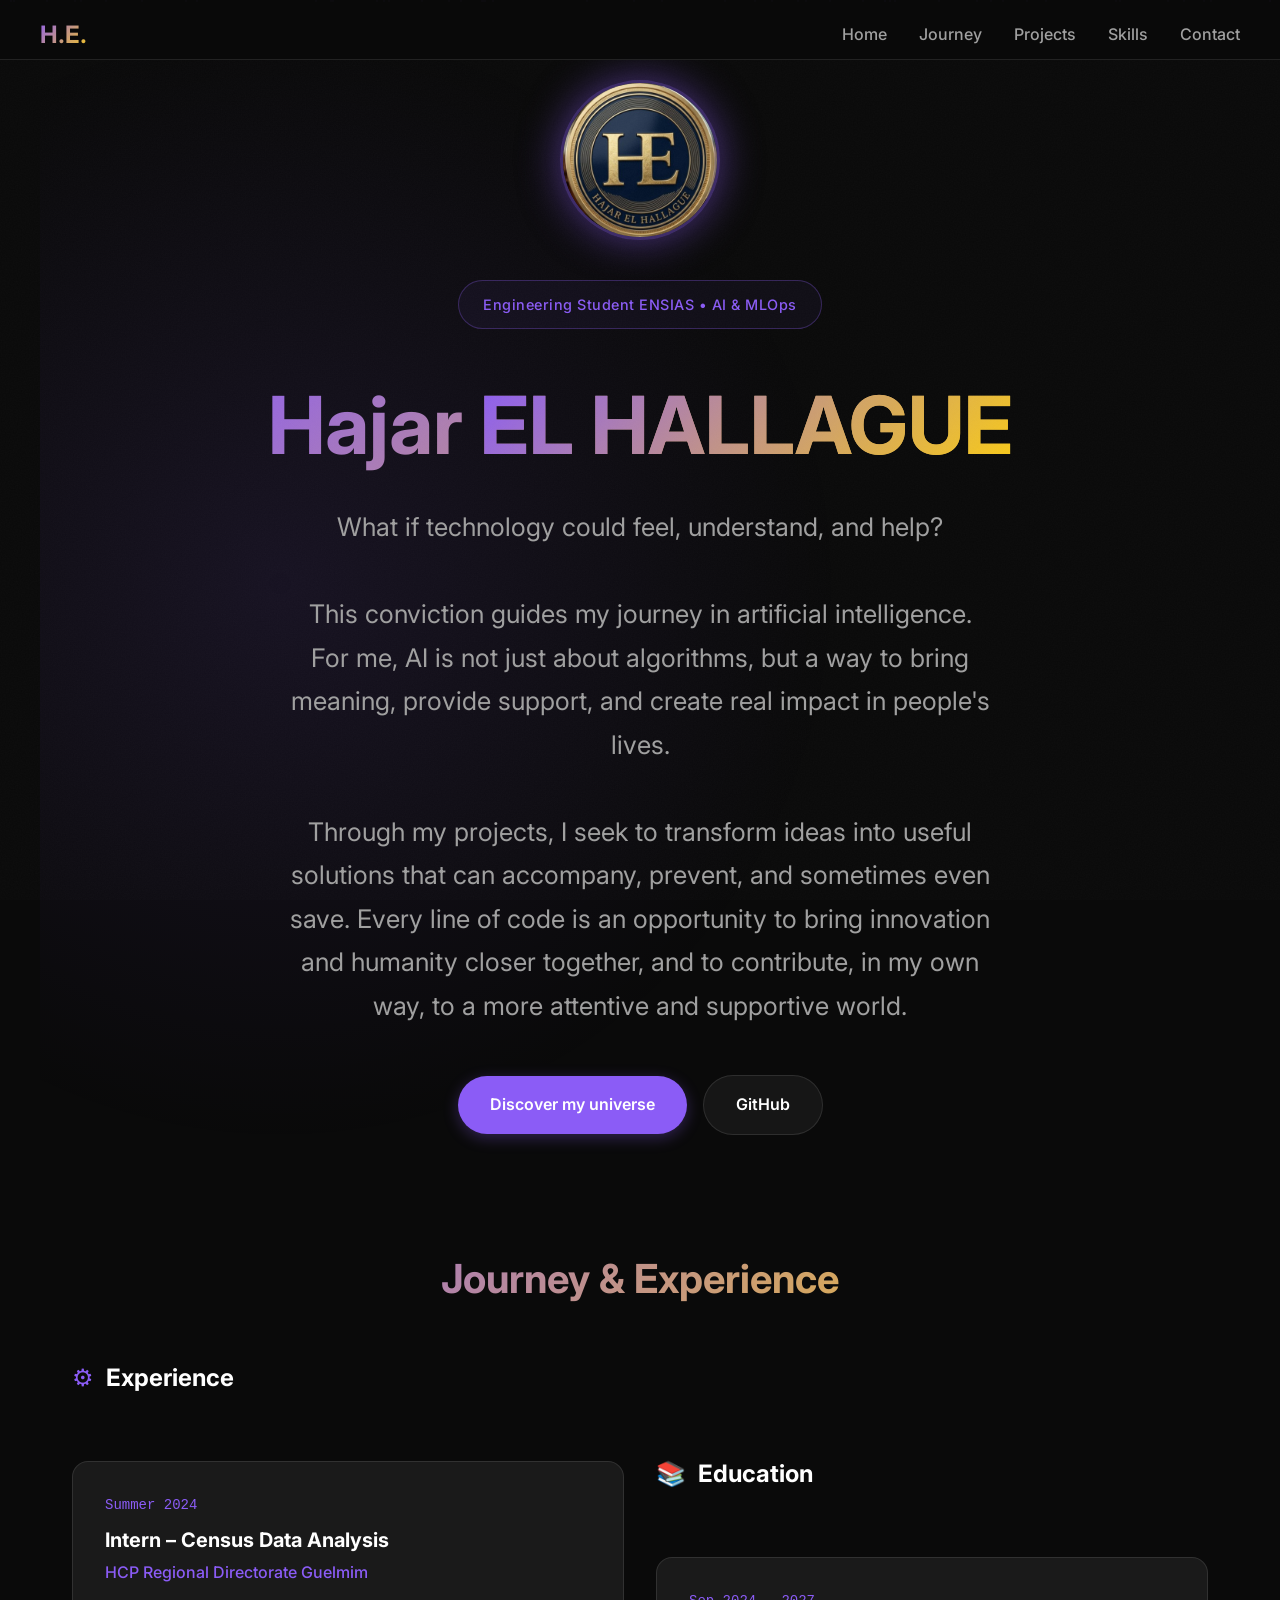
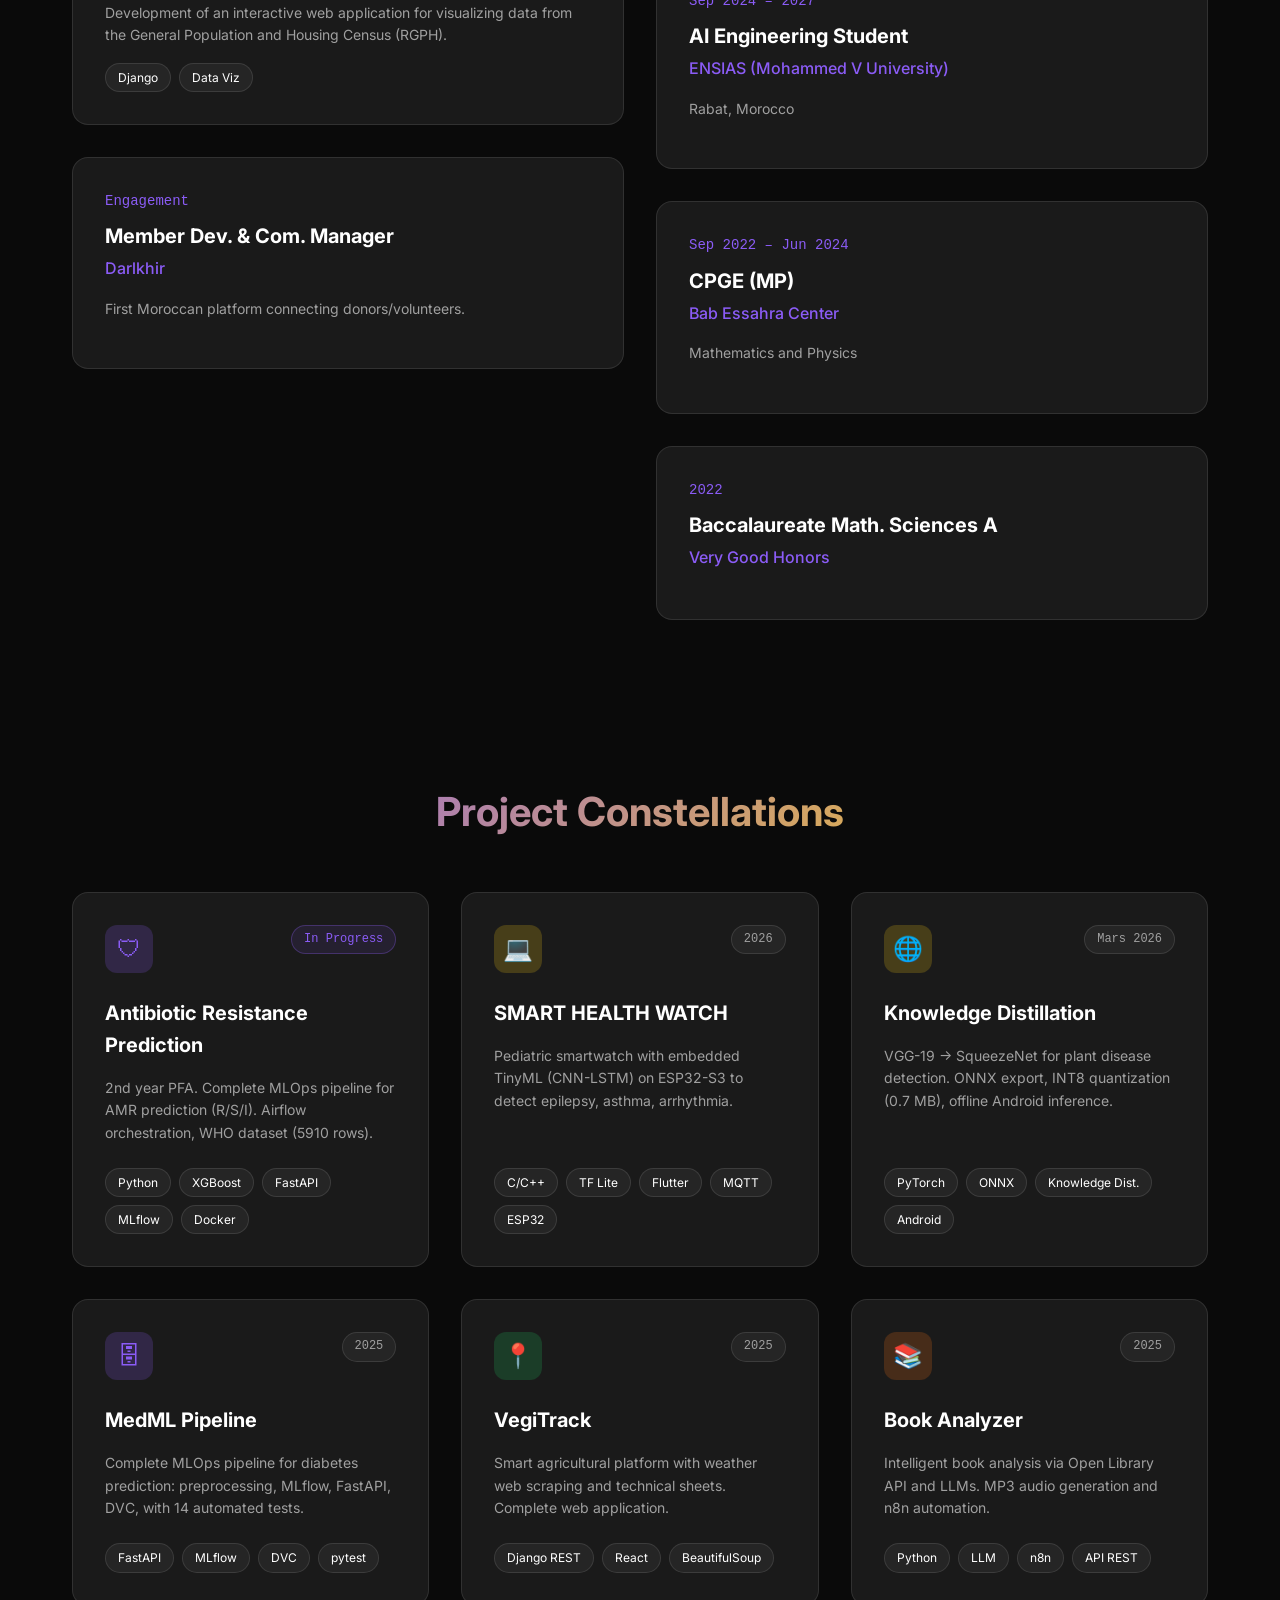
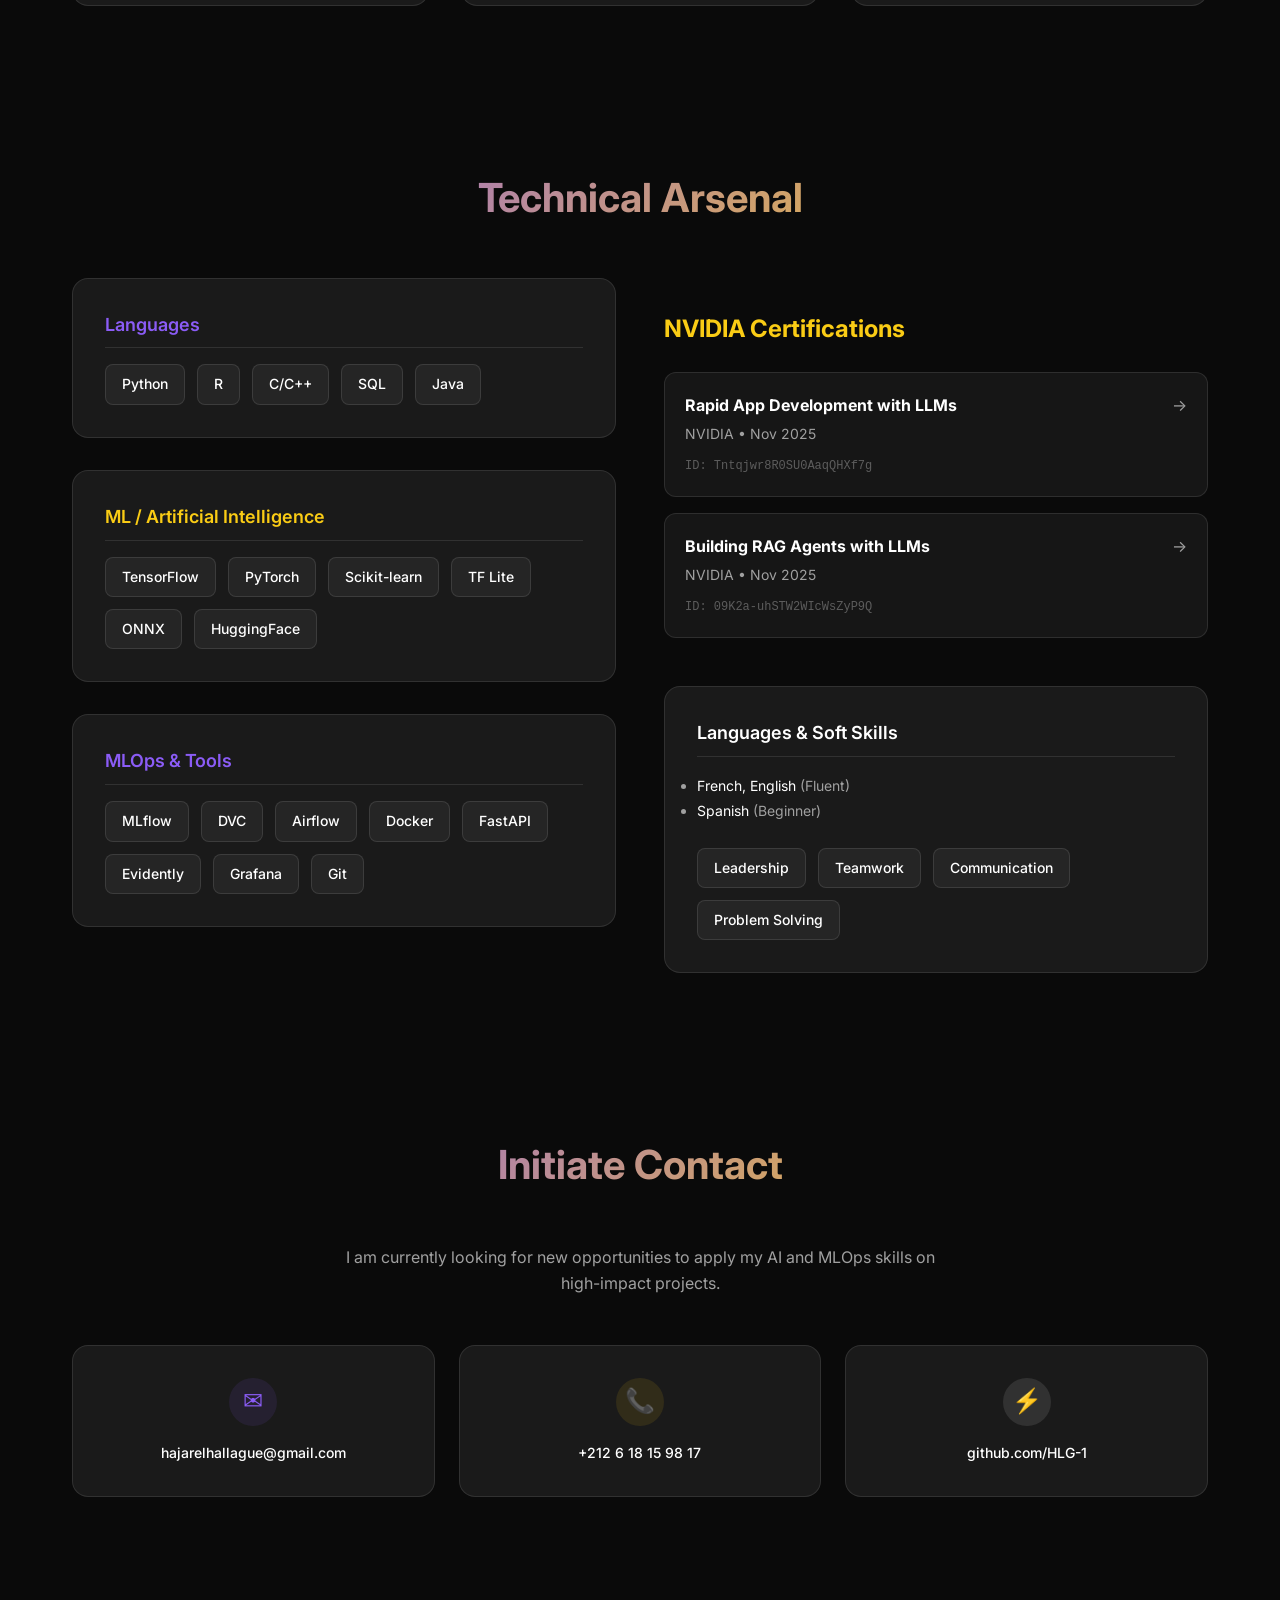
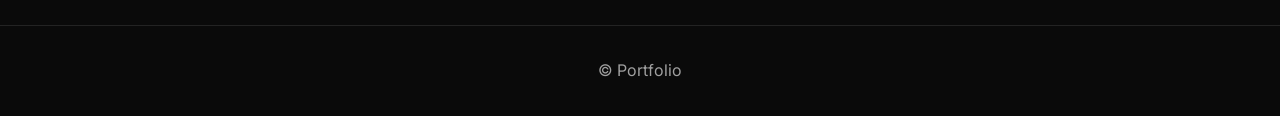
<file: artifacts/portfolio/index.react.html>
<!DOCTYPE html>
<html lang="fr">
<head>
    <meta charset="UTF-8">
    <meta name="viewport" content="width=device-width, initial-scale=1.0">
    <title>Hajar EL HALLAGUE — Portfolio</title>
    <link rel="icon" type="image/svg+xml" href="data:image/svg+xml,%3Csvg xmlns='http://www.w3.org/2000/svg' viewBox='0 0 100 100'%3E%3Ccircle cx='50' cy='50' r='45' fill='%238b5cf6'/%3E%3C/svg%3E">
    <link rel="preconnect" href="https://fonts.googleapis.com">
    <link rel="preconnect" href="https://fonts.gstatic.com" crossorigin>
    <link href="https://fonts.googleapis.com/css2?family=Inter:wght@400;500;600;700&display=swap" rel="stylesheet">
    <style>
        * {
            margin: 0;
            padding: 0;
            box-sizing: border-box;
        }

        :root {
            --bg-primary: #0a0a0a;
            --bg-secondary: #1a1a1a;
            --text-primary: #ffffff;
            --text-secondary: #a0a0a0;
            --accent: #8b5cf6;
            --secondary: #facc15;
            --card-border: rgba(255, 255, 255, 0.1);
            --gradient: linear-gradient(135deg, #8b5cf6 0%, #facc15 100%);
        }

        body {
            font-family: 'Inter', sans-serif;
            background: var(--bg-primary);
            color: var(--text-primary);
            line-height: 1.6;
            overflow-x: hidden;
        }

        /* Noise Overlay */
        .noise-overlay {
            position: fixed;
            top: 0;
            left: 0;
            width: 100%;
            height: 100%;
            opacity: 0.03;
            z-index: 1;
            pointer-events: none;
            background: url('[data-uri]');
        }

        /* Navigation */
        nav {
            position: fixed;
            top: 0;
            width: 100%;
            padding: 1rem 2rem;
            background: rgba(10, 10, 10, 0.95);
            backdrop-filter: blur(10px);
            z-index: 1000;
            border-bottom: 1px solid rgba(255, 255, 255, 0.1);
            height: 60px;
        }

        .nav-container {
            max-width: 1200px;
            margin: 0 auto;
            display: flex;
            justify-content: space-between;
            align-items: center;
        }

        .logo {
            font-size: 1.5rem;
            font-weight: 700;
            background: var(--gradient);
            -webkit-background-clip: text;
            -webkit-text-fill-color: transparent;
            background-clip: text;
        }

        .nav-links {
            display: flex;
            gap: 2rem;
            list-style: none;
        }

        .nav-links a {
            color: var(--text-secondary);
            text-decoration: none;
            transition: color 0.3s ease;
            font-weight: 500;
        }

        .nav-links a:hover {
            color: var(--text-primary);
        }

        /* Hero Section */
        .hero {
            min-height: 100vh;
            display: flex;
            align-items: center;
            justify-content: center;
            padding: 80px 2rem 2rem;
            position: relative;
            background: radial-gradient(circle at 20% 50%, rgba(139, 92, 246, 0.1) 0%, transparent 50%);
        }

        .hero-content {
            text-align: center;
            max-width: 900px;
            width: 100%;
            z-index: 2;
            display: flex;
            flex-direction: column;
            align-items: center;
            justify-content: center;
        }

        .hero h1 {
            font-size: clamp(2.5rem, 8vw, 5rem);
            font-weight: 700;
            margin: 0 0 1rem 0;
            background: var(--gradient);
            -webkit-background-clip: text;
            -webkit-text-fill-color: transparent;
            background-clip: text;
            text-align: center;
            width: 100%;
        }

        .hero .badge {
            display: inline-flex;
            align-items: center;
            justify-content: center;
            margin: 0 auto 2rem auto;
            padding: 0.75rem 1.5rem;
            border-radius: 2rem;
            border: 1px solid rgba(139, 92, 246, 0.3);
            background: rgba(139, 92, 246, 0.05);
            color: var(--accent);
            font-size: 0.9rem;
            font-weight: 500;
            letter-spacing: 0.5px;
            width: fit-content;
        }

        .hero .subtitle {
            font-size: 1.6rem;
            color: var(--text-secondary);
            margin: 0 0 3rem 0;
            line-height: 1.7;
            max-width: 700px;
            text-align: center;
            width: 100%;
        }

        .cta-buttons {
            display: flex;
            gap: 1rem;
            justify-content: center;
            flex-wrap: wrap;
            align-items: center;
            width: 100%;
        }

        .btn {
            padding: 1rem 2rem;
            border-radius: 2rem;
            text-decoration: none;
            font-weight: 600;
            transition: all 0.3s ease;
            display: inline-block;
        }

        .btn-primary {
            background: var(--accent);
            color: white;
            box-shadow: 0 4px 15px rgba(139, 92, 246, 0.3);
        }

        .btn-primary:hover {
            transform: translateY(-2px);
            box-shadow: 0 6px 20px rgba(139, 92, 246, 0.4);
        }

        .btn-secondary {
            border: 1px solid var(--card-border);
            color: var(--text-primary);
            background: rgba(255, 255, 255, 0.05);
        }

        .btn-secondary:hover {
            border-color: var(--accent);
            background: rgba(255, 255, 255, 0.1);
        }

        /* Profile Image */
        .profile-image {
            width: 10rem;
            height: 10rem;
            border-radius: 50%;
            border: 3px solid rgba(139, 92, 246, 0.4);
            box-shadow: 0 0 40px rgba(139, 92, 246, 0.5);
            margin-bottom: 2.5rem;
            object-fit: cover;
            transition: transform 0.3s ease, box-shadow 0.3s ease;
        }

        .profile-image:hover {
            transform: scale(1.05);
            box-shadow: 0 0 60px rgba(139, 92, 246, 0.7);
        }

        /* Sections */
        section {
            padding: 5rem 2rem;
            max-width: 1200px;
            margin: 0 auto;
        }

        .section-title {
            font-size: 2.5rem;
            font-weight: 700;
            text-align: center;
            margin-bottom: 3rem;
            background: var(--gradient);
            -webkit-background-clip: text;
            -webkit-text-fill-color: transparent;
            background-clip: text;
        }

        /* Timeline */
        .timeline {
            display: grid;
            grid-template-columns: 1fr 1fr;
            gap: 2rem;
            margin-top: 3rem;
        }

        .timeline-column {
            display: flex;
            flex-direction: column;
            gap: 2rem;
        }

        .timeline-header {
            display: flex;
            align-items: center;
            gap: 0.75rem;
            margin-bottom: 2rem;
        }

        .timeline-header h3 {
            font-size: 1.5rem;
            font-weight: 700;
        }

        .timeline-card {
            background: var(--bg-secondary);
            border-radius: 1rem;
            padding: 2rem;
            border: 1px solid var(--card-border);
            transition: all 0.3s ease;
        }

        .timeline-card:hover {
            border-color: var(--accent);
            box-shadow: 0 10px 30px rgba(139, 92, 246, 0.2);
            transform: translateY(-2px);
        }

        .timeline-date {
            font-size: 0.875rem;
            font-family: monospace;
            color: var(--accent);
            margin-bottom: 0.5rem;
        }

        .timeline-title {
            font-size: 1.25rem;
            font-weight: 700;
            margin-bottom: 0.25rem;
        }

        .timeline-subtitle {
            color: var(--accent);
            font-weight: 500;
            margin-bottom: 1rem;
        }

        .timeline-description {
            color: var(--text-secondary);
            font-size: 0.875rem;
            margin-bottom: 1rem;
        }

        .tech-tags {
            display: flex;
            flex-wrap: wrap;
            gap: 0.5rem;
        }

        .tech-tag {
            padding: 0.25rem 0.75rem;
            border-radius: 1rem;
            font-size: 0.75rem;
            background: rgba(255, 255, 255, 0.05);
            border: 1px solid var(--card-border);
            color: var(--text-primary);
        }

        /* Projects */
        .projects-grid {
            display: grid;
            grid-template-columns: repeat(auto-fit, minmax(350px, 1fr));
            gap: 2rem;
            margin-top: 3rem;
        }

        .project-card {
            background: var(--bg-secondary);
            border-radius: 1rem;
            padding: 2rem;
            border: 1px solid var(--card-border);
            transition: all 0.3s ease;
            display: flex;
            flex-direction: column;
        }

        .project-card:hover {
            transform: translateY(-5px);
            border-color: var(--accent);
            box-shadow: 0 10px 30px rgba(139, 92, 246, 0.2);
        }

        .project-header {
            display: flex;
            justify-content: space-between;
            align-items: flex-start;
            margin-bottom: 1.5rem;
        }

        .project-icon {
            width: 3rem;
            height: 3rem;
            border-radius: 0.75rem;
            background: rgba(139, 92, 246, 0.2);
            display: flex;
            align-items: center;
            justify-content: center;
            color: var(--accent);
            font-size: 1.5rem;
        }

        .project-status {
            padding: 0.25rem 0.75rem;
            border-radius: 1rem;
            font-size: 0.75rem;
            font-family: monospace;
            background: rgba(139, 92, 246, 0.1);
            border: 1px solid rgba(139, 92, 246, 0.3);
            color: var(--accent);
        }

        .project-title {
            font-size: 1.25rem;
            font-weight: 700;
            margin-bottom: 1rem;
        }

        .project-description {
            color: var(--text-secondary);
            font-size: 0.875rem;
            margin-bottom: 1.5rem;
            flex-grow: 1;
        }

        /* Skills */
        .skills-grid {
            display: grid;
            grid-template-columns: 1fr 1fr;
            gap: 3rem;
            margin-top: 3rem;
        }

        .skills-column {
            display: flex;
            flex-direction: column;
            gap: 2rem;
        }

        .skill-category {
            background: var(--bg-secondary);
            border-radius: 1rem;
            padding: 2rem;
            border: 1px solid var(--card-border);
        }

        .skill-category h4 {
            font-size: 1.125rem;
            font-weight: 600;
            margin-bottom: 1rem;
            padding-bottom: 0.5rem;
            border-bottom: 1px solid var(--card-border);
        }

        .skill-tags {
            display: flex;
            flex-wrap: wrap;
            gap: 0.75rem;
        }

        .skill-tag {
            padding: 0.5rem 1rem;
            border-radius: 0.5rem;
            font-size: 0.875rem;
            font-weight: 500;
            background: rgba(255, 255, 255, 0.05);
            border: 1px solid var(--card-border);
            color: var(--text-primary);
            transition: all 0.3s ease;
        }

        .skill-tag:hover {
            border-color: var(--accent);
        }

        /* Certifications */
        .certifications {
            margin-top: 2rem;
        }

        .certifications h3 {
            font-size: 1.5rem;
            font-weight: 700;
            margin-bottom: 1.5rem;
            display: flex;
            align-items: center;
            gap: 0.75rem;
            color: var(--secondary);
        }

        .cert-card {
            background: rgba(255, 255, 255, 0.05);
            border-radius: 0.75rem;
            padding: 1.25rem;
            margin-bottom: 1rem;
            border: 1px solid var(--card-border);
            transition: all 0.3s ease;
        }

        .cert-card:hover {
            background: rgba(255, 255, 255, 0.08);
        }

        .cert-header {
            display: flex;
            justify-content: space-between;
            align-items: flex-start;
            margin-bottom: 0.5rem;
        }

        .cert-title {
            font-weight: 700;
        }

        .cert-subtitle {
            font-size: 0.875rem;
            color: var(--text-secondary);
            margin-top: 0.25rem;
        }

        .cert-id {
            font-size: 0.75rem;
            font-family: monospace;
            color: rgba(255, 255, 255, 0.3);
            margin-top: 0.75rem;
            word-break: break-all;
        }

        /* Contact */
        .contact {
            text-align: center;
        }

        .contact-description {
            color: var(--text-secondary);
            max-width: 600px;
            margin: 0 auto 3rem;
        }

        .contact-grid {
            display: grid;
            grid-template-columns: repeat(auto-fit, minmax(250px, 1fr));
            gap: 1.5rem;
            margin-bottom: 3rem;
        }

        .contact-card {
            background: var(--bg-secondary);
            border-radius: 1rem;
            padding: 2rem;
            border: 1px solid var(--card-border);
            text-align: center;
            transition: all 0.3s ease;
            text-decoration: none;
            color: inherit;
        }

        .contact-card:hover {
            border-color: var(--accent);
            transform: translateY(-2px);
        }

        .contact-icon {
            width: 3rem;
            height: 3rem;
            border-radius: 50%;
            background: rgba(139, 92, 246, 0.1);
            display: flex;
            align-items: center;
            justify-content: center;
            color: var(--accent);
            margin: 0 auto 1rem;
            font-size: 1.5rem;
        }

        .contact-text {
            font-size: 0.875rem;
            font-weight: 500;
        }

        /* Footer */
        footer {
            text-align: center;
            padding: 2rem;
            border-top: 1px solid var(--card-border);
            color: var(--text-secondary);
        }

        /* Particle Background */
        .particles {
            position: fixed;
            top: 0;
            left: 0;
            width: 100%;
            height: 100%;
            pointer-events: none;
            z-index: 1;
        }

        .particle {
            position: absolute;
            width: 2px;
            height: 2px;
            background: var(--accent);
            border-radius: 50%;
            animation: float 20s infinite linear;
        }

        @keyframes float {
            from {
                transform: translateY(100vh) translateX(0);
                opacity: 0;
            }
            10% {
                opacity: 1;
            }
            90% {
                opacity: 1;
            }
            to {
                transform: translateY(-100vh) translateX(100px);
                opacity: 0;
            }
        }

        /* Responsive */
        @media (max-width: 768px) {
            .nav-links {
                display: none;
            }
            
            .hero h1 {
                font-size: 2.5rem;
            }
            
            .cta-buttons {
                flex-direction: column;
                align-items: center;
            }
            
            .projects-grid {
                grid-template-columns: 1fr;
            }

            .timeline {
                grid-template-columns: 1fr;
            }

            .skills-grid {
                grid-template-columns: 1fr;
            }

            .contact-grid {
                grid-template-columns: 1fr;
            }
        }
    </style>
</head>
<body>
    <!-- Noise Overlay -->
    <div class="noise-overlay"></div>

    <!-- Particle Background -->
    <div class="particles" id="particles"></div>

    <!-- Navigation -->
    <nav>
        <div class="nav-container">
            <div class="logo">H.E.</div>
            <ul class="nav-links">
                <li><a href="#hero">Home</a></li>
                <li><a href="#experience">Journey</a></li>
                <li><a href="#projects">Projects</a></li>
                <li><a href="#skills">Skills</a></li>
                <li><a href="#contact">Contact</a></li>
            </ul>
        </div>
    </nav>

    <!-- Hero Section -->
    <section class="hero" id="hero">
        <div class="hero-content">
            <!-- Profile Image -->
            <img src="profile.png" alt="Hajar EL HALLAGUE" class="profile-image">
            
            <div class="badge">Engineering Student ENSIAS • AI & MLOps</div>
            <h1>Hajar <span style="background: var(--gradient); -webkit-background-clip: text; -webkit-text-fill-color: transparent;">EL HALLAGUE</span></h1>
            <div class="subtitle">
                What if technology could feel, understand, and help?
                <br><br>
                This conviction guides my journey in artificial intelligence. For me, AI is not just about algorithms, but a way to bring meaning, provide support, and create real impact in people's lives.
                <br><br>
                Through my projects, I seek to transform ideas into useful solutions that can accompany, prevent, and sometimes even save. Every line of code is an opportunity to bring innovation and humanity closer together, and to contribute, in my own way, to a more attentive and supportive world.
            </div>
            <div class="cta-buttons">
                <a href="#projects" class="btn btn-primary">Discover my universe</a>
                <a href="https://github.com/HLG-1" target="_blank" rel="noopener noreferrer" class="btn btn-secondary">GitHub</a>
            </div>
        </div>
    </section>

    <!-- Experience & Education Section -->
    <section id="experience">
        <h2 class="section-title">Journey & Experience</h2>
        <div class="timeline">
            <div class="timeline-column">
                <div class="timeline-header">
                    <div class="timeline-icon" style="color: var(--accent); font-size: 1.5rem;">⚙</div>
                    <h3>Experience</h3>
                </div>
                
                <div class="timeline-card">
                    <div class="timeline-date">Summer 2024</div>
                    <div class="timeline-title">Intern – Census Data Analysis</div>
                    <div class="timeline-subtitle">HCP Regional Directorate Guelmim</div>
                    <div class="timeline-description">
                        Development of an interactive web application for visualizing data from the General Population and Housing Census (RGPH).
                    </div>
                    <div class="tech-tags">
                        <span class="tech-tag">Django</span>
                        <span class="tech-tag">Data Viz</span>
                    </div>
                </div>
                
                <div class="timeline-card" style="opacity: 0.7;">
                    <div class="timeline-date">Engagement</div>
                    <div class="timeline-title">Member Dev. & Com. Manager</div>
                    <div class="timeline-subtitle">Darlkhir</div>
                    <div class="timeline-description">
                        First Moroccan platform connecting donors/volunteers.
                    </div>
                </div>
            </div>
            
            <div class="timeline-column" style="padding-top: 6rem;">
                <div class="timeline-header">
                    <div class="timeline-icon" style="color: var(--secondary); font-size: 1.5rem;">📚</div>
                    <h3>Education</h3>
                </div>
                
                <div class="timeline-card">
                    <div class="timeline-date">Sep 2024 – 2027</div>
                    <div class="timeline-title">AI Engineering Student</div>
                    <div class="timeline-subtitle">ENSIAS (Mohammed V University)</div>
                    <div class="timeline-description">Rabat, Morocco</div>
                </div>
                
                <div class="timeline-card">
                    <div class="timeline-date">Sep 2022 – Jun 2024</div>
                    <div class="timeline-title">CPGE (MP)</div>
                    <div class="timeline-subtitle">Bab Essahra Center</div>
                    <div class="timeline-description">Mathematics and Physics</div>
                </div>
                
                <div class="timeline-card">
                    <div class="timeline-date">2022</div>
                    <div class="timeline-title">Baccalaureate Math. Sciences A</div>
                    <div class="timeline-subtitle">Very Good Honors</div>
                </div>
            </div>
        </div>
    </section>

    <!-- Projects Section -->
    <section id="projects">
        <h2 class="section-title">Project Constellations</h2>
        <div class="projects-grid">
            <div class="project-card">
                <div class="project-header">
                    <div class="project-icon">🛡</div>
                    <span class="project-status">In Progress</span>
                </div>
                <h3 class="project-title">Antibiotic Resistance Prediction</h3>
                <p class="project-description">
                    2nd year PFA. Complete MLOps pipeline for AMR prediction (R/S/I). Airflow orchestration, WHO dataset (5910 rows).
                </p>
                <div class="tech-tags">
                    <span class="tech-tag">Python</span>
                    <span class="tech-tag">XGBoost</span>
                    <span class="tech-tag">FastAPI</span>
                    <span class="tech-tag">MLflow</span>
                    <span class="tech-tag">Docker</span>
                </div>
            </div>

            <div class="project-card">
                <div class="project-header">
                    <div class="project-icon" style="background: rgba(250, 204, 21, 0.2); color: var(--secondary);">💻</div>
                    <span class="project-status" style="background: rgba(255, 255, 255, 0.05); border-color: var(--card-border); color: var(--text-secondary);">2026</span>
                </div>
                <h3 class="project-title">SMART HEALTH WATCH</h3>
                <p class="project-description">
                    Pediatric smartwatch with embedded TinyML (CNN-LSTM) on ESP32-S3 to detect epilepsy, asthma, arrhythmia.
                </p>
                <div class="tech-tags">
                    <span class="tech-tag">C/C++</span>
                    <span class="tech-tag">TF Lite</span>
                    <span class="tech-tag">Flutter</span>
                    <span class="tech-tag">MQTT</span>
                    <span class="tech-tag">ESP32</span>
                </div>
            </div>

            <div class="project-card">
                <div class="project-header">
                    <div class="project-icon" style="background: rgba(250, 204, 21, 0.2); color: var(--secondary);">🌐</div>
                    <span class="project-status" style="background: rgba(255, 255, 255, 0.05); border-color: var(--card-border); color: var(--text-secondary);">Mars 2026</span>
                </div>
                <h3 class="project-title">Knowledge Distillation</h3>
                <p class="project-description">
                    VGG-19 → SqueezeNet for plant disease detection. ONNX export, INT8 quantization (0.7 MB), offline Android inference.
                </p>
                <div class="tech-tags">
                    <span class="tech-tag">PyTorch</span>
                    <span class="tech-tag">ONNX</span>
                    <span class="tech-tag">Knowledge Dist.</span>
                    <span class="tech-tag">Android</span>
                </div>
            </div>

            <div class="project-card">
                <div class="project-header">
                    <div class="project-icon">🗄</div>
                    <span class="project-status" style="background: rgba(255, 255, 255, 0.05); border-color: var(--card-border); color: var(--text-secondary);">2025</span>
                </div>
                <h3 class="project-title">MedML Pipeline</h3>
                <p class="project-description">
                    Complete MLOps pipeline for diabetes prediction: preprocessing, MLflow, FastAPI, DVC, with 14 automated tests.
                </p>
                <div class="tech-tags">
                    <span class="tech-tag">FastAPI</span>
                    <span class="tech-tag">MLflow</span>
                    <span class="tech-tag">DVC</span>
                    <span class="tech-tag">pytest</span>
                </div>
            </div>

            <div class="project-card">
                <div class="project-header">
                    <div class="project-icon" style="background: rgba(34, 197, 94, 0.2); color: #22c55e;">📍</div>
                    <span class="project-status" style="background: rgba(255, 255, 255, 0.05); border-color: var(--card-border); color: var(--text-secondary);">2025</span>
                </div>
                <h3 class="project-title">VegiTrack</h3>
                <p class="project-description">
                    Smart agricultural platform with weather web scraping and technical sheets. Complete web application.
                </p>
                <div class="tech-tags">
                    <span class="tech-tag">Django REST</span>
                    <span class="tech-tag">React</span>
                    <span class="tech-tag">BeautifulSoup</span>
                </div>
            </div>

            <div class="project-card">
                <div class="project-header">
                    <div class="project-icon" style="background: rgba(249, 115, 22, 0.2); color: #f97316;">📚</div>
                    <span class="project-status" style="background: rgba(255, 255, 255, 0.05); border-color: var(--card-border); color: var(--text-secondary);">2025</span>
                </div>
                <h3 class="project-title">Book Analyzer</h3>
                <p class="project-description">
                    Intelligent book analysis via Open Library API and LLMs. MP3 audio generation and n8n automation.
                </p>
                <div class="tech-tags">
                    <span class="tech-tag">Python</span>
                    <span class="tech-tag">LLM</span>
                    <span class="tech-tag">n8n</span>
                    <span class="tech-tag">API REST</span>
                </div>
            </div>
        </div>
    </section>

    <!-- Skills Section -->
    <section id="skills">
        <h2 class="section-title">Technical Arsenal</h2>
        <div class="skills-grid">
            <div class="skills-column">
                <div class="skill-category">
                    <h4 style="color: var(--accent);">Languages</h4>
                    <div class="skill-tags">
                        <span class="skill-tag">Python</span>
                        <span class="skill-tag">R</span>
                        <span class="skill-tag">C/C++</span>
                        <span class="skill-tag">SQL</span>
                        <span class="skill-tag">Java</span>
                    </div>
                </div>
                
                <div class="skill-category">
                    <h4 style="color: var(--secondary);">ML / Artificial Intelligence</h4>
                    <div class="skill-tags">
                        <span class="skill-tag">TensorFlow</span>
                        <span class="skill-tag">PyTorch</span>
                        <span class="skill-tag">Scikit-learn</span>
                        <span class="skill-tag">TF Lite</span>
                        <span class="skill-tag">ONNX</span>
                        <span class="skill-tag">HuggingFace</span>
                    </div>
                </div>
                
                <div class="skill-category">
                    <h4 style="color: var(--accent);">MLOps & Tools</h4>
                    <div class="skill-tags">
                        <span class="skill-tag">MLflow</span>
                        <span class="skill-tag">DVC</span>
                        <span class="skill-tag">Airflow</span>
                        <span class="skill-tag">Docker</span>
                        <span class="skill-tag">FastAPI</span>
                        <span class="skill-tag">Evidently</span>
                        <span class="skill-tag">Grafana</span>
                        <span class="skill-tag">Git</span>
                    </div>
                </div>
            </div>
            
            <div class="skills-column">
                <div class="certifications">
                    <h3 style="color: var(--secondary);"> NVIDIA Certifications</h3>
                    <div class="cert-card">
                        <div class="cert-header">
                            <div>
                                <div class="cert-title">Rapid App Development with LLMs</div>
                                <div class="cert-subtitle">NVIDIA • Nov 2025</div>
                            </div>
                            <div style="color: var(--text-secondary);">→</div>
                        </div>
                        <div class="cert-id">ID: Tntqjwr8R0SU0AaqQHXf7g</div>
                    </div>
                    
                    <div class="cert-card">
                        <div class="cert-header">
                            <div>
                                <div class="cert-title">Building RAG Agents with LLMs</div>
                                <div class="cert-subtitle">NVIDIA • Nov 2025</div>
                            </div>
                            <div style="color: var(--text-secondary);">→</div>
                        </div>
                        <div class="cert-id">ID: 09K2a-uhSTW2WIcWsZyP9Q</div>
                    </div>
                </div>
                
                <div class="skill-category">
                    <h4>Languages & Soft Skills</h4>
                    <ul style="color: var(--text-secondary); font-size: 0.875rem; line-height: 1.8; margin-bottom: 1.5rem;">
                        <li><span style="color: var(--text-primary);">French, English</span> (Fluent)</li>
                        <li><span style="color: var(--text-primary);">Spanish</span> (Beginner)</li>
                    </ul>
                    <div class="skill-tags">
                        <span class="skill-tag" style="background: rgba(255, 255, 255, 0.05);">Leadership</span>
                        <span class="skill-tag" style="background: rgba(255, 255, 255, 0.05);">Teamwork</span>
                        <span class="skill-tag" style="background: rgba(255, 255, 255, 0.05);">Communication</span>
                        <span class="skill-tag" style="background: rgba(255, 255, 255, 0.05);">Problem Solving</span>
                    </div>
                </div>
            </div>
        </div>
    </section>

    <!-- Contact Section -->
    <section class="contact" id="contact">
        <h2 class="section-title">Initiate Contact</h2>
        <p class="contact-description">
            I am currently looking for new opportunities to apply my AI and MLOps skills on high-impact projects.
        </p>
        
        <div class="contact-grid">
            <a href="mailto:hajarelhallague@gmail.com" class="contact-card">
                <div class="contact-icon">✉</div>
                <div class="contact-text">hajarelhallague@gmail.com</div>
            </a>
            <a href="tel:+212618159817" class="contact-card">
                <div class="contact-icon" style="background: rgba(250, 204, 21, 0.1); color: var(--secondary);">📞</div>
                <div class="contact-text">+212 6 18 15 98 17</div>
            </a>
            <a href="https://github.com/HLG-1" target="_blank" rel="noopener noreferrer" class="contact-card">
                <div class="contact-icon" style="background: rgba(255, 255, 255, 0.1);">⚡</div>
                <div class="contact-text">github.com/HLG-1</div>
            </a>
        </div>
    </section>

    <!-- Footer -->
    <footer>
        <p>© Portfolio</p>
    </footer>

    <script>
        // Create particles
        function createParticles() {
            const particlesContainer = document.getElementById('particles');
            const particleCount = 50;
            
            for (let i = 0; i < particleCount; i++) {
                const particle = document.createElement('div');
                particle.className = 'particle';
                particle.style.left = Math.random() * 100 + '%';
                particle.style.animationDelay = Math.random() * 20 + 's';
                particle.style.animationDuration = (15 + Math.random() * 10) + 's';
                particlesContainer.appendChild(particle);
            }
        }

        // Smooth scrolling
        document.querySelectorAll('a[href^="#"]').forEach(anchor => {
            anchor.addEventListener('click', function (e) {
                e.preventDefault();
                const target = document.querySelector(this.getAttribute('href'));
                if (target) {
                    target.scrollIntoView({
                        behavior: 'smooth',
                        block: 'start'
                    });
                }
            });
        });

        // Initialize
        createParticles();

        // Add scroll animations
        const observerOptions = {
            threshold: 0.1,
            rootMargin: '0px 0px -50px 0px'
        };

        const observer = new IntersectionObserver((entries) => {
            entries.forEach(entry => {
                if (entry.isIntersecting) {
                    entry.target.style.animation = 'fadeInUp 0.6s ease both';
                }
            });
        }, observerOptions);

        // Add fadeInUp animation
        const style = document.createElement('style');
        style.textContent = `
            @keyframes fadeInUp {
                from {
                    opacity: 0;
                    transform: translateY(30px);
                }
                to {
                    opacity: 1;
                    transform: translateY(0);
                }
            }
        `;
        document.head.appendChild(style);

        // Observe all sections
        document.querySelectorAll('section').forEach(section => {
            observer.observe(section);
        });

        // Observe cards
        document.querySelectorAll('.timeline-card, .project-card, .skill-category').forEach((card, index) => {
            card.style.animationDelay = `${index * 0.1}s`;
            observer.observe(card);
        });
    </script>
</body>
</html>
</file>
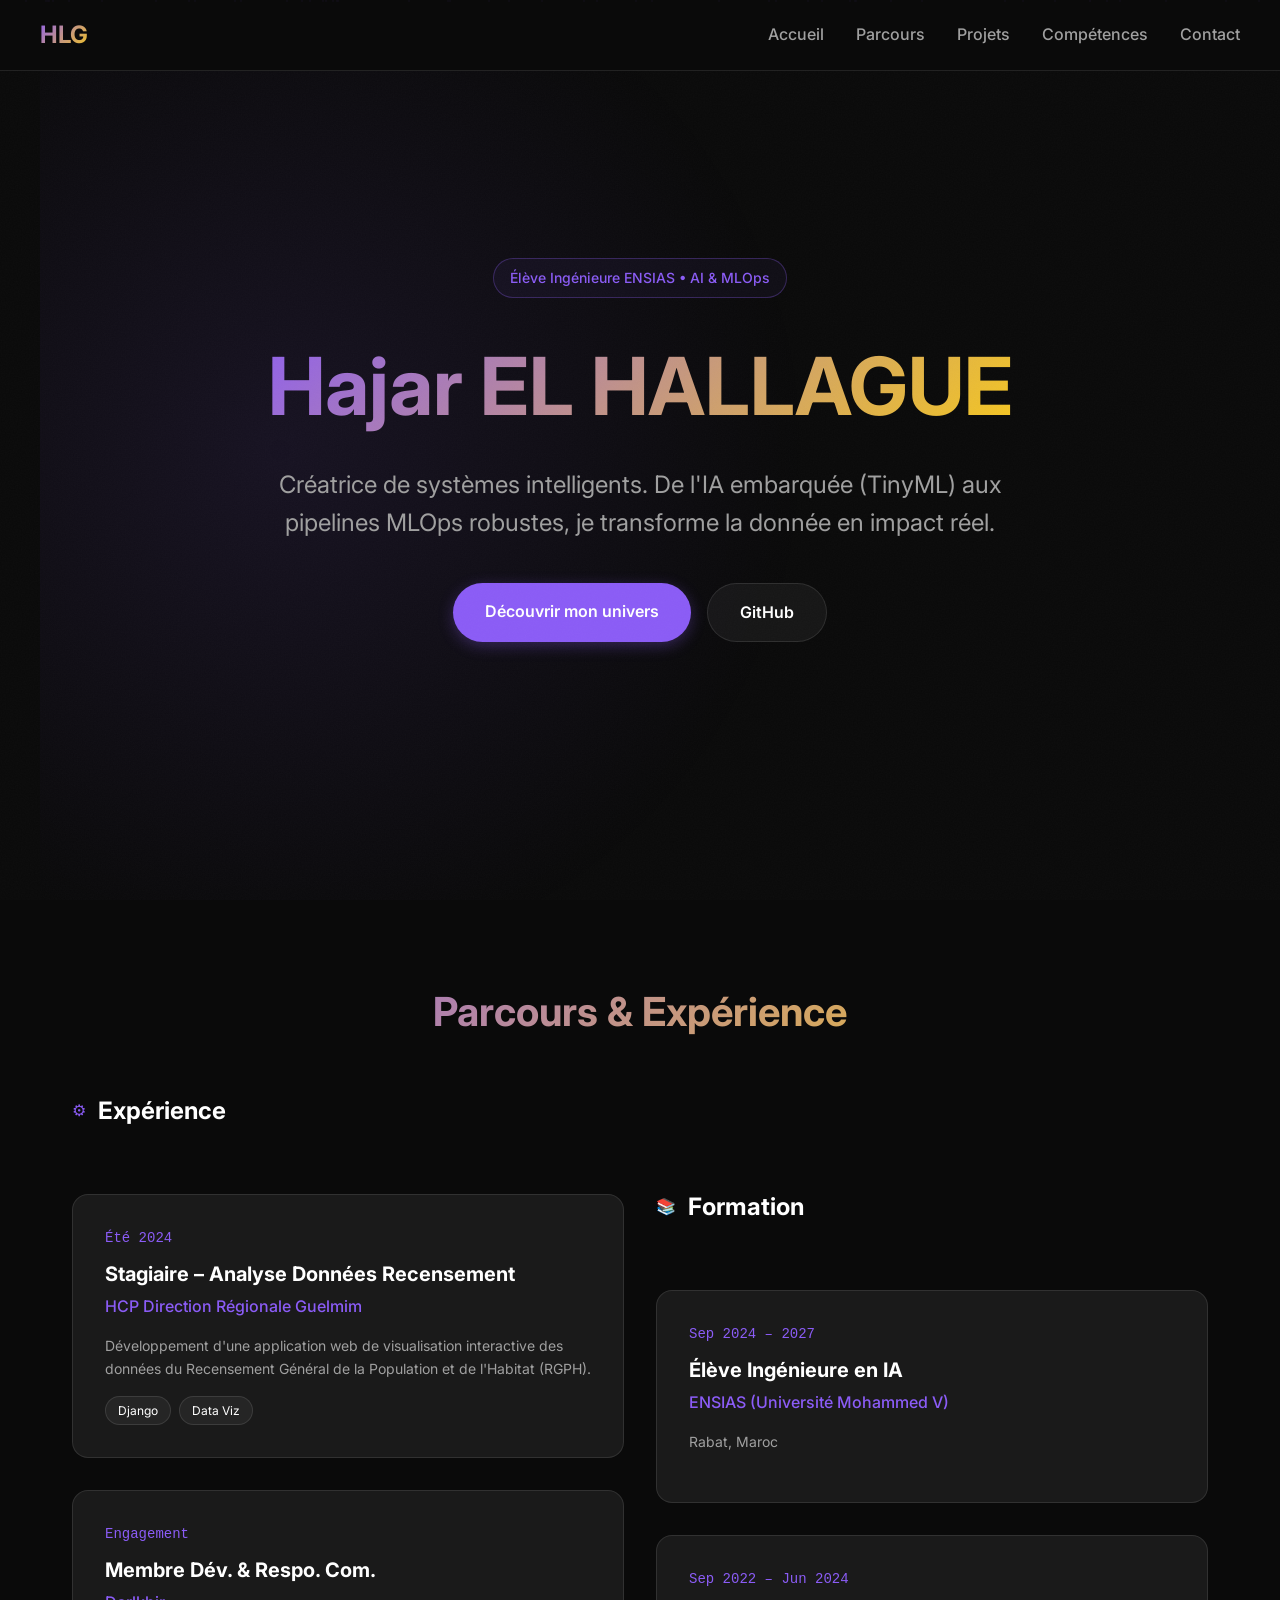
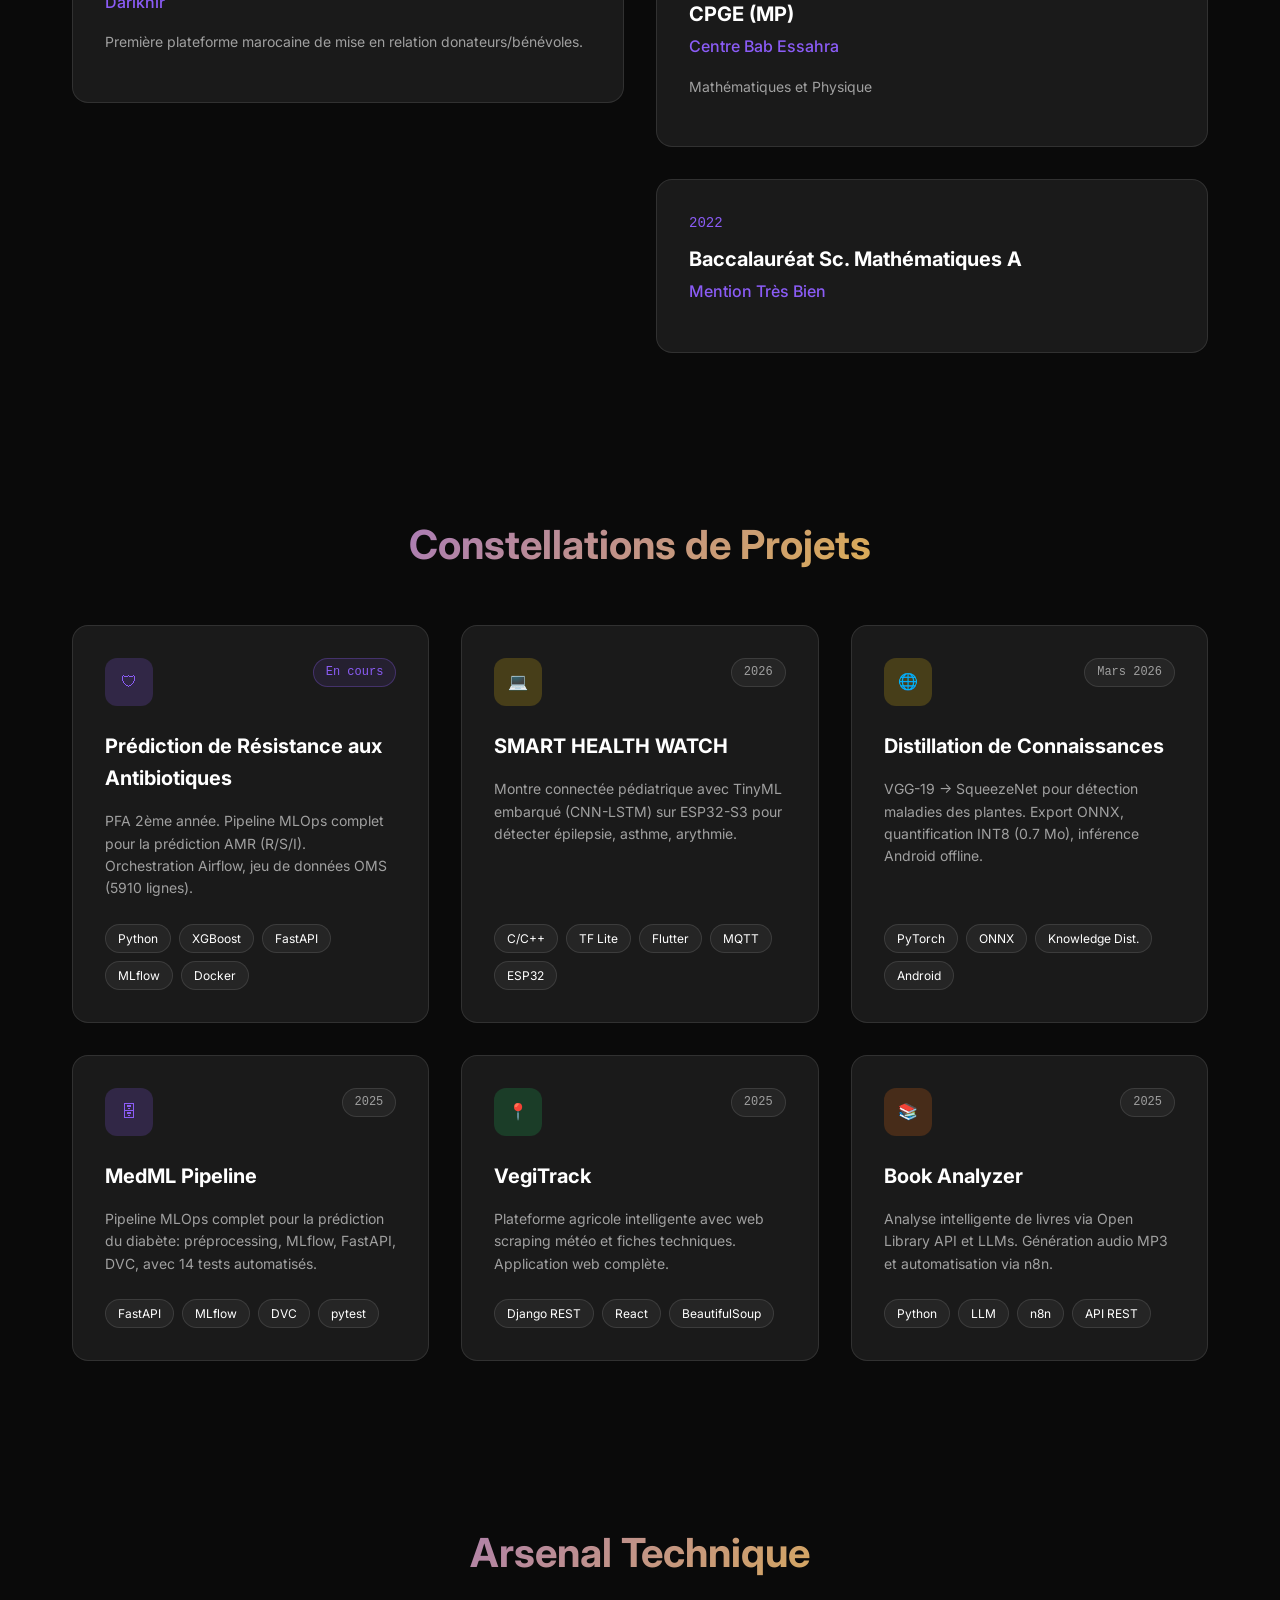
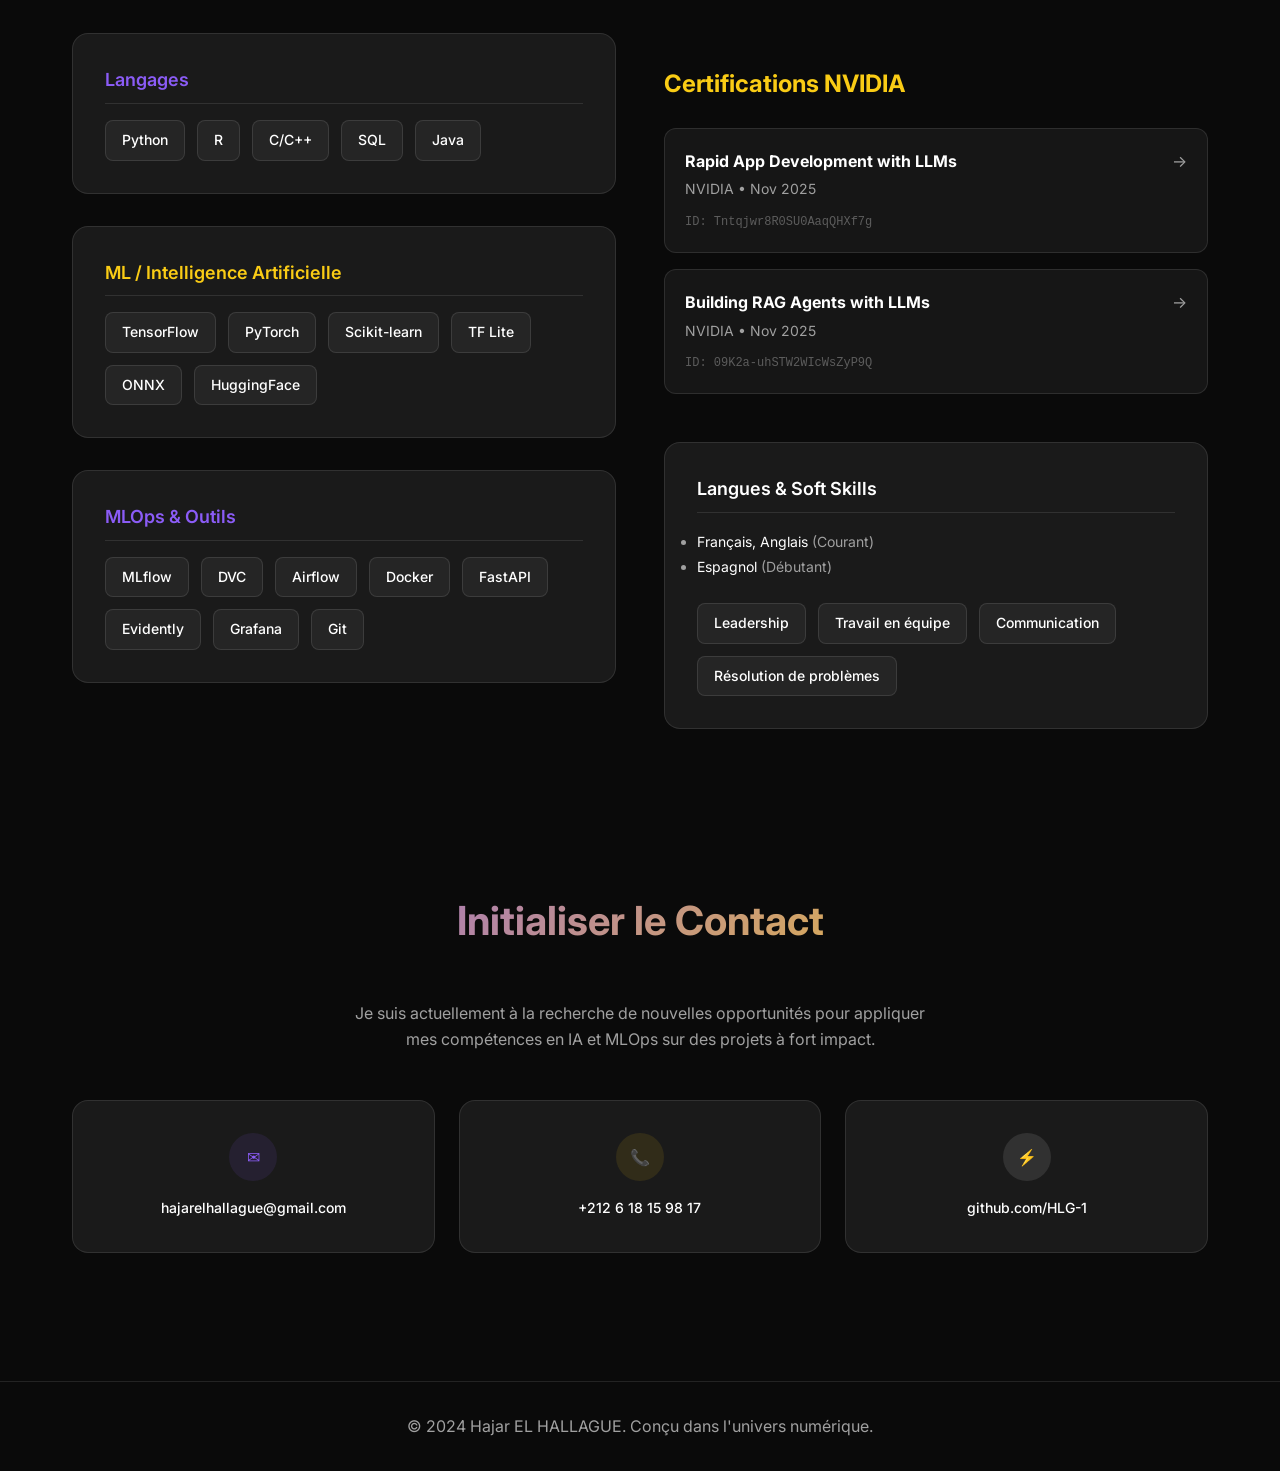
<file: artifacts/portfolio/index.static.html>
<!DOCTYPE html>
<html lang="fr">
<head>
    <meta charset="UTF-8">
    <meta name="viewport" content="width=device-width, initial-scale=1.0">
    <title>Hajar EL HALLAGUE — Portfolio</title>
    <link rel="icon" type="image/svg+xml" href="data:image/svg+xml,%3Csvg xmlns='http://www.w3.org/2000/svg' viewBox='0 0 100 100'%3E%3Ccircle cx='50' cy='50' r='45' fill='%236366f1'/%3E%3C/svg%3E">
    <link rel="preconnect" href="https://fonts.googleapis.com">
    <link rel="preconnect" href="https://fonts.gstatic.com" crossorigin>
    <link href="https://fonts.googleapis.com/css2?family=Inter:wght@400;500;600;700&display=swap" rel="stylesheet">
    <style>
        * {
            margin: 0;
            padding: 0;
            box-sizing: border-box;
        }

        :root {
            --bg-primary: #0a0a0a;
            --bg-secondary: #1a1a1a;
            --text-primary: #ffffff;
            --text-secondary: #a0a0a0;
            --accent: #8b5cf6;
            --secondary: #facc15;
            --card-border: rgba(255, 255, 255, 0.1);
            --gradient: linear-gradient(135deg, #8b5cf6 0%, #facc15 100%);
        }

        body {
            font-family: 'Inter', sans-serif;
            background: var(--bg-primary);
            color: var(--text-primary);
            line-height: 1.6;
            overflow-x: hidden;
        }

        /* Navigation */
        nav {
            position: fixed;
            top: 0;
            width: 100%;
            padding: 1rem 2rem;
            background: rgba(10, 10, 10, 0.9);
            backdrop-filter: blur(10px);
            z-index: 1000;
            border-bottom: 1px solid rgba(255, 255, 255, 0.1);
        }

        .nav-container {
            max-width: 1200px;
            margin: 0 auto;
            display: flex;
            justify-content: space-between;
            align-items: center;
        }

        .logo {
            font-size: 1.5rem;
            font-weight: 700;
            background: var(--gradient);
            -webkit-background-clip: text;
            -webkit-text-fill-color: transparent;
            background-clip: text;
        }

        .nav-links {
            display: flex;
            gap: 2rem;
            list-style: none;
        }

        .nav-links a {
            color: var(--text-secondary);
            text-decoration: none;
            transition: color 0.3s ease;
            font-weight: 500;
        }

        .nav-links a:hover {
            color: var(--text-primary);
        }

        /* Hero Section */
        .hero {
            min-height: 100vh;
            display: flex;
            align-items: center;
            justify-content: center;
            padding: 0 2rem;
            position: relative;
            background: radial-gradient(circle at 20% 50%, rgba(139, 92, 246, 0.1) 0%, transparent 50%);
        }

        .hero-content {
            text-align: center;
            max-width: 800px;
            z-index: 2;
        }

        .hero h1 {
            font-size: clamp(2.5rem, 8vw, 5rem);
            font-weight: 700;
            margin-bottom: 1rem;
            background: var(--gradient);
            -webkit-background-clip: text;
            -webkit-text-fill-color: transparent;
            background-clip: text;
            animation: fadeInUp 1s ease;
        }

        .hero .badge {
            display: inline-block;
            margin-bottom: 1.5rem;
            padding: 0.5rem 1rem;
            border-radius: 2rem;
            border: 1px solid rgba(139, 92, 246, 0.3);
            background: rgba(139, 92, 246, 0.05);
            color: var(--accent);
            font-size: 0.875rem;
            font-weight: 500;
            animation: fadeInUp 1s ease 0.2s both;
        }

        .hero .subtitle {
            font-size: 1.5rem;
            color: var(--text-secondary);
            margin-bottom: 2.5rem;
            animation: fadeInUp 1s ease 0.4s both;
        }

        .cta-buttons {
            display: flex;
            gap: 1rem;
            justify-content: center;
            animation: fadeInUp 1s ease 0.6s both;
        }

        .btn {
            padding: 1rem 2rem;
            border-radius: 2rem;
            text-decoration: none;
            font-weight: 600;
            transition: all 0.3s ease;
            display: inline-block;
        }

        .btn-primary {
            background: var(--accent);
            color: white;
            box-shadow: 0 4px 15px rgba(139, 92, 246, 0.3);
        }

        .btn-primary:hover {
            transform: translateY(-2px);
            box-shadow: 0 6px 20px rgba(139, 92, 246, 0.4);
        }

        .btn-secondary {
            border: 1px solid var(--card-border);
            color: var(--text-primary);
            background: rgba(255, 255, 255, 0.05);
        }

        .btn-secondary:hover {
            border-color: var(--accent);
            background: rgba(255, 255, 255, 0.1);
        }

        /* Sections */
        section {
            padding: 5rem 2rem;
            max-width: 1200px;
            margin: 0 auto;
        }

        .section-title {
            font-size: 2.5rem;
            font-weight: 700;
            text-align: center;
            margin-bottom: 3rem;
            background: var(--gradient);
            -webkit-background-clip: text;
            -webkit-text-fill-color: transparent;
            background-clip: text;
        }

        /* Experience & Education */
        .timeline {
            display: grid;
            grid-template-columns: 1fr 1fr;
            gap: 2rem;
            margin-top: 3rem;
        }

        .timeline-column {
            display: flex;
            flex-direction: column;
            gap: 2rem;
        }

        .timeline-header {
            display: flex;
            align-items: center;
            gap: 0.75rem;
            margin-bottom: 2rem;
        }

        .timeline-header h3 {
            font-size: 1.5rem;
            font-weight: 700;
        }

        .timeline-card {
            background: var(--bg-secondary);
            border-radius: 1rem;
            padding: 2rem;
            border: 1px solid var(--card-border);
            position: relative;
        }

        .timeline-card:hover {
            border-color: var(--accent);
            box-shadow: 0 10px 30px rgba(139, 92, 246, 0.2);
            transform: translateY(-2px);
            transition: all 0.3s ease;
        }

        .timeline-date {
            font-size: 0.875rem;
            font-family: monospace;
            color: var(--accent);
            margin-bottom: 0.5rem;
        }

        .timeline-title {
            font-size: 1.25rem;
            font-weight: 700;
            margin-bottom: 0.25rem;
        }

        .timeline-subtitle {
            color: var(--accent);
            font-weight: 500;
            margin-bottom: 1rem;
        }

        .timeline-description {
            color: var(--text-secondary);
            font-size: 0.875rem;
            margin-bottom: 1rem;
        }

        .tech-tags {
            display: flex;
            flex-wrap: wrap;
            gap: 0.5rem;
        }

        .tech-tag {
            padding: 0.25rem 0.75rem;
            border-radius: 1rem;
            font-size: 0.75rem;
            background: rgba(255, 255, 255, 0.05);
            border: 1px solid var(--card-border);
            color: var(--text-primary);
        }

        /* Projects */
        .projects-grid {
            display: grid;
            grid-template-columns: repeat(auto-fit, minmax(350px, 1fr));
            gap: 2rem;
            margin-top: 3rem;
        }

        .project-card {
            background: var(--bg-secondary);
            border-radius: 1rem;
            padding: 2rem;
            border: 1px solid var(--card-border);
            transition: all 0.3s ease;
            display: flex;
            flex-direction: column;
        }

        .project-card:hover {
            transform: translateY(-5px);
            border-color: var(--accent);
            box-shadow: 0 10px 30px rgba(139, 92, 246, 0.2);
        }

        .project-header {
            display: flex;
            justify-content: space-between;
            align-items: flex-start;
            margin-bottom: 1.5rem;
        }

        .project-icon {
            width: 3rem;
            height: 3rem;
            border-radius: 0.75rem;
            background: rgba(139, 92, 246, 0.2);
            display: flex;
            align-items: center;
            justify-content: center;
            color: var(--accent);
        }

        .project-status {
            padding: 0.25rem 0.75rem;
            border-radius: 1rem;
            font-size: 0.75rem;
            font-family: monospace;
            background: rgba(139, 92, 246, 0.1);
            border: 1px solid rgba(139, 92, 246, 0.3);
            color: var(--accent);
        }

        .project-title {
            font-size: 1.25rem;
            font-weight: 700;
            margin-bottom: 1rem;
        }

        .project-description {
            color: var(--text-secondary);
            font-size: 0.875rem;
            margin-bottom: 1.5rem;
            flex-grow: 1;
        }

        /* Skills */
        .skills-grid {
            display: grid;
            grid-template-columns: 1fr 1fr;
            gap: 3rem;
            margin-top: 3rem;
        }

        .skills-column {
            display: flex;
            flex-direction: column;
            gap: 2rem;
        }

        .skill-category {
            background: var(--bg-secondary);
            border-radius: 1rem;
            padding: 2rem;
            border: 1px solid var(--card-border);
        }

        .skill-category h4 {
            font-size: 1.125rem;
            font-weight: 600;
            margin-bottom: 1rem;
            padding-bottom: 0.5rem;
            border-bottom: 1px solid var(--card-border);
        }

        .skill-tags {
            display: flex;
            flex-wrap: wrap;
            gap: 0.75rem;
        }

        .skill-tag {
            padding: 0.5rem 1rem;
            border-radius: 0.5rem;
            font-size: 0.875rem;
            font-weight: 500;
            background: rgba(255, 255, 255, 0.05);
            border: 1px solid var(--card-border);
            color: var(--text-primary);
            transition: all 0.3s ease;
        }

        .skill-tag:hover {
            border-color: var(--accent);
        }

        /* Certifications */
        .certifications {
            margin-top: 2rem;
        }

        .certifications h3 {
            font-size: 1.5rem;
            font-weight: 700;
            margin-bottom: 1.5rem;
            display: flex;
            align-items: center;
            gap: 0.75rem;
        }

        .cert-card {
            background: rgba(255, 255, 255, 0.05);
            border-radius: 0.75rem;
            padding: 1.25rem;
            margin-bottom: 1rem;
            border: 1px solid var(--card-border);
            transition: all 0.3s ease;
        }

        .cert-card:hover {
            background: rgba(255, 255, 255, 0.08);
        }

        .cert-header {
            display: flex;
            justify-content: space-between;
            align-items: flex-start;
            margin-bottom: 0.5rem;
        }

        .cert-title {
            font-weight: 700;
        }

        .cert-subtitle {
            font-size: 0.875rem;
            color: var(--text-secondary);
            margin-top: 0.25rem;
        }

        .cert-id {
            font-size: 0.75rem;
            font-family: monospace;
            color: rgba(255, 255, 255, 0.3);
            margin-top: 0.75rem;
            word-break: break-all;
        }

        /* Contact */
        .contact {
            text-align: center;
        }

        .contact-description {
            color: var(--text-secondary);
            max-width: 600px;
            margin: 0 auto 3rem;
        }

        .contact-grid {
            display: grid;
            grid-template-columns: repeat(auto-fit, minmax(250px, 1fr));
            gap: 1.5rem;
            margin-bottom: 3rem;
        }

        .contact-card {
            background: var(--bg-secondary);
            border-radius: 1rem;
            padding: 2rem;
            border: 1px solid var(--card-border);
            text-align: center;
            transition: all 0.3s ease;
            text-decoration: none;
            color: inherit;
        }

        .contact-card:hover {
            border-color: var(--accent);
            transform: translateY(-2px);
        }

        .contact-icon {
            width: 3rem;
            height: 3rem;
            border-radius: 50%;
            background: rgba(139, 92, 246, 0.1);
            display: flex;
            align-items: center;
            justify-content: center;
            color: var(--accent);
            margin: 0 auto 1rem;
        }

        .contact-text {
            font-size: 0.875rem;
            font-weight: 500;
        }

        /* Footer */
        footer {
            text-align: center;
            padding: 2rem;
            border-top: 1px solid var(--card-border);
            color: var(--text-secondary);
        }

        /* Animations */
        @keyframes fadeInUp {
            from {
                opacity: 0;
                transform: translateY(30px);
            }
            to {
                opacity: 1;
                transform: translateY(0);
            }
        }

        /* Responsive */
        @media (max-width: 768px) {
            .nav-links {
                display: none;
            }
            
            .hero h1 {
                font-size: 2.5rem;
            }
            
            .cta-buttons {
                flex-direction: column;
                align-items: center;
            }
            
            .projects-grid {
                grid-template-columns: 1fr;
            }

            .timeline {
                grid-template-columns: 1fr;
            }

            .skills-grid {
                grid-template-columns: 1fr;
            }

            .contact-grid {
                grid-template-columns: 1fr;
            }
        }

        /* Particle Background */
        .particles {
            position: fixed;
            top: 0;
            left: 0;
            width: 100%;
            height: 100%;
            pointer-events: none;
            z-index: 1;
        }

        .particle {
            position: absolute;
            width: 2px;
            height: 2px;
            background: var(--accent);
            border-radius: 50%;
            animation: float 20s infinite linear;
        }

        @keyframes float {
            from {
                transform: translateY(100vh) translateX(0);
                opacity: 0;
            }
            10% {
                opacity: 1;
            }
            90% {
                opacity: 1;
            }
            to {
                transform: translateY(-100vh) translateX(100px);
                opacity: 0;
            }
        }

        .noise-overlay {
            position: fixed;
            top: 0;
            left: 0;
            width: 100%;
            height: 100%;
            opacity: 0.03;
            z-index: 1;
            pointer-events: none;
            background: url('[data-uri]');
        }
    </style>
</head>
<body>
    <!-- Noise Overlay -->
    <div class="noise-overlay"></div>

    <!-- Navigation -->
    <nav>
        <div class="nav-container">
            <div class="logo">HLG</div>
            <ul class="nav-links">
                <li><a href="#hero">Accueil</a></li>
                <li><a href="#experience">Parcours</a></li>
                <li><a href="#projects">Projets</a></li>
                <li><a href="#skills">Compétences</a></li>
                <li><a href="#contact">Contact</a></li>
            </ul>
        </div>
    </nav>

    <!-- Particle Background -->
    <div class="particles" id="particles"></div>

    <!-- Hero Section -->
    <section class="hero" id="hero">
        <div class="hero-content">
            <div class="badge">Élève Ingénieure ENSIAS • AI & MLOps</div>
            <h1>Hajar <span class="text-gradient">EL HALLAGUE</span></h1>
            <div class="subtitle">
                Créatrice de systèmes intelligents. De l'IA embarquée (TinyML) aux pipelines MLOps robustes, je transforme la donnée en impact réel.
            </div>
            <div class="cta-buttons">
                <a href="#projects" class="btn btn-primary">Découvrir mon univers</a>
                <a href="https://github.com/HLG-1" target="_blank" rel="noopener noreferrer" class="btn btn-secondary">GitHub</a>
            </div>
        </div>
    </section>

    <!-- Experience & Education Section -->
    <section id="experience">
        <h2 class="section-title">Parcours & Expérience</h2>
        <div class="timeline">
            <div class="timeline-column">
                <div class="timeline-header">
                    <div class="timeline-icon" style="color: var(--accent);">⚙</div>
                    <h3>Expérience</h3>
                </div>
                
                <div class="timeline-card">
                    <div class="timeline-date">Été 2024</div>
                    <div class="timeline-title">Stagiaire – Analyse Données Recensement</div>
                    <div class="timeline-subtitle">HCP Direction Régionale Guelmim</div>
                    <div class="timeline-description">
                        Développement d'une application web de visualisation interactive des données du Recensement Général de la Population et de l'Habitat (RGPH).
                    </div>
                    <div class="tech-tags">
                        <span class="tech-tag">Django</span>
                        <span class="tech-tag">Data Viz</span>
                    </div>
                </div>
                
                <div class="timeline-card" style="opacity: 0.7;">
                    <div class="timeline-date">Engagement</div>
                    <div class="timeline-title">Membre Dév. & Respo. Com.</div>
                    <div class="timeline-subtitle">Darlkhir</div>
                    <div class="timeline-description">
                        Première plateforme marocaine de mise en relation donateurs/bénévoles.
                    </div>
                </div>
            </div>
            
            <div class="timeline-column" style="padding-top: 6rem;">
                <div class="timeline-header">
                    <div class="timeline-icon" style="color: var(--secondary);">📚</div>
                    <h3>Formation</h3>
                </div>
                
                <div class="timeline-card">
                    <div class="timeline-date">Sep 2024 – 2027</div>
                    <div class="timeline-title">Élève Ingénieure en IA</div>
                    <div class="timeline-subtitle">ENSIAS (Université Mohammed V)</div>
                    <div class="timeline-description">Rabat, Maroc</div>
                </div>
                
                <div class="timeline-card">
                    <div class="timeline-date">Sep 2022 – Jun 2024</div>
                    <div class="timeline-title">CPGE (MP)</div>
                    <div class="timeline-subtitle">Centre Bab Essahra</div>
                    <div class="timeline-description">Mathématiques et Physique</div>
                </div>
                
                <div class="timeline-card">
                    <div class="timeline-date">2022</div>
                    <div class="timeline-title">Baccalauréat Sc. Mathématiques A</div>
                    <div class="timeline-subtitle">Mention Très Bien</div>
                </div>
            </div>
        </div>
    </section>

    <!-- Projects Section -->
    <section id="projects">
        <h2 class="section-title">Constellations de Projets</h2>
        <div class="projects-grid">
            <div class="project-card">
                <div class="project-header">
                    <div class="project-icon">🛡</div>
                    <span class="project-status">En cours</span>
                </div>
                <h3 class="project-title">Prédiction de Résistance aux Antibiotiques</h3>
                <p class="project-description">
                    PFA 2ème année. Pipeline MLOps complet pour la prédiction AMR (R/S/I). Orchestration Airflow, jeu de données OMS (5910 lignes).
                </p>
                <div class="tech-tags">
                    <span class="tech-tag">Python</span>
                    <span class="tech-tag">XGBoost</span>
                    <span class="tech-tag">FastAPI</span>
                    <span class="tech-tag">MLflow</span>
                    <span class="tech-tag">Docker</span>
                </div>
            </div>

            <div class="project-card">
                <div class="project-header">
                    <div class="project-icon" style="background: rgba(250, 204, 21, 0.2); color: var(--secondary);">💻</div>
                    <span class="project-status" style="background: rgba(255, 255, 255, 0.05); border-color: var(--card-border); color: var(--text-secondary);">2026</span>
                </div>
                <h3 class="project-title">SMART HEALTH WATCH</h3>
                <p class="project-description">
                    Montre connectée pédiatrique avec TinyML embarqué (CNN-LSTM) sur ESP32-S3 pour détecter épilepsie, asthme, arythmie.
                </p>
                <div class="tech-tags">
                    <span class="tech-tag">C/C++</span>
                    <span class="tech-tag">TF Lite</span>
                    <span class="tech-tag">Flutter</span>
                    <span class="tech-tag">MQTT</span>
                    <span class="tech-tag">ESP32</span>
                </div>
            </div>

            <div class="project-card">
                <div class="project-header">
                    <div class="project-icon" style="background: rgba(250, 204, 21, 0.2); color: var(--secondary);">🌐</div>
                    <span class="project-status" style="background: rgba(255, 255, 255, 0.05); border-color: var(--card-border); color: var(--text-secondary);">Mars 2026</span>
                </div>
                <h3 class="project-title">Distillation de Connaissances</h3>
                <p class="project-description">
                    VGG-19 → SqueezeNet pour détection maladies des plantes. Export ONNX, quantification INT8 (0.7 Mo), inférence Android offline.
                </p>
                <div class="tech-tags">
                    <span class="tech-tag">PyTorch</span>
                    <span class="tech-tag">ONNX</span>
                    <span class="tech-tag">Knowledge Dist.</span>
                    <span class="tech-tag">Android</span>
                </div>
            </div>

            <div class="project-card">
                <div class="project-header">
                    <div class="project-icon">🗄</div>
                    <span class="project-status" style="background: rgba(255, 255, 255, 0.05); border-color: var(--card-border); color: var(--text-secondary);">2025</span>
                </div>
                <h3 class="project-title">MedML Pipeline</h3>
                <p class="project-description">
                    Pipeline MLOps complet pour la prédiction du diabète: préprocessing, MLflow, FastAPI, DVC, avec 14 tests automatisés.
                </p>
                <div class="tech-tags">
                    <span class="tech-tag">FastAPI</span>
                    <span class="tech-tag">MLflow</span>
                    <span class="tech-tag">DVC</span>
                    <span class="tech-tag">pytest</span>
                </div>
            </div>

            <div class="project-card">
                <div class="project-header">
                    <div class="project-icon" style="background: rgba(34, 197, 94, 0.2); color: #22c55e;">📍</div>
                    <span class="project-status" style="background: rgba(255, 255, 255, 0.05); border-color: var(--card-border); color: var(--text-secondary);">2025</span>
                </div>
                <h3 class="project-title">VegiTrack</h3>
                <p class="project-description">
                    Plateforme agricole intelligente avec web scraping météo et fiches techniques. Application web complète.
                </p>
                <div class="tech-tags">
                    <span class="tech-tag">Django REST</span>
                    <span class="tech-tag">React</span>
                    <span class="tech-tag">BeautifulSoup</span>
                </div>
            </div>

            <div class="project-card">
                <div class="project-header">
                    <div class="project-icon" style="background: rgba(249, 115, 22, 0.2); color: #f97316;">📚</div>
                    <span class="project-status" style="background: rgba(255, 255, 255, 0.05); border-color: var(--card-border); color: var(--text-secondary);">2025</span>
                </div>
                <h3 class="project-title">Book Analyzer</h3>
                <p class="project-description">
                    Analyse intelligente de livres via Open Library API et LLMs. Génération audio MP3 et automatisation via n8n.
                </p>
                <div class="tech-tags">
                    <span class="tech-tag">Python</span>
                    <span class="tech-tag">LLM</span>
                    <span class="tech-tag">n8n</span>
                    <span class="tech-tag">API REST</span>
                </div>
            </div>
        </div>
    </section>

    <!-- Skills Section -->
    <section id="skills">
        <h2 class="section-title">Arsenal Technique</h2>
        <div class="skills-grid">
            <div class="skills-column">
                <div class="skill-category">
                    <h4 style="color: var(--accent);">Langages</h4>
                    <div class="skill-tags">
                        <span class="skill-tag">Python</span>
                        <span class="skill-tag">R</span>
                        <span class="skill-tag">C/C++</span>
                        <span class="skill-tag">SQL</span>
                        <span class="skill-tag">Java</span>
                    </div>
                </div>
                
                <div class="skill-category">
                    <h4 style="color: var(--secondary);">ML / Intelligence Artificielle</h4>
                    <div class="skill-tags">
                        <span class="skill-tag">TensorFlow</span>
                        <span class="skill-tag">PyTorch</span>
                        <span class="skill-tag">Scikit-learn</span>
                        <span class="skill-tag">TF Lite</span>
                        <span class="skill-tag">ONNX</span>
                        <span class="skill-tag">HuggingFace</span>
                    </div>
                </div>
                
                <div class="skill-category">
                    <h4 style="color: var(--accent);">MLOps & Outils</h4>
                    <div class="skill-tags">
                        <span class="skill-tag">MLflow</span>
                        <span class="skill-tag">DVC</span>
                        <span class="skill-tag">Airflow</span>
                        <span class="skill-tag">Docker</span>
                        <span class="skill-tag">FastAPI</span>
                        <span class="skill-tag">Evidently</span>
                        <span class="skill-tag">Grafana</span>
                        <span class="skill-tag">Git</span>
                    </div>
                </div>
            </div>
            
            <div class="skills-column">
                <div class="certifications">
                    <h3 style="color: var(--secondary);"> Certifications NVIDIA</h3>
                    <div class="cert-card">
                        <div class="cert-header">
                            <div>
                                <div class="cert-title">Rapid App Development with LLMs</div>
                                <div class="cert-subtitle">NVIDIA • Nov 2025</div>
                            </div>
                            <div style="color: var(--text-secondary);">→</div>
                        </div>
                        <div class="cert-id">ID: Tntqjwr8R0SU0AaqQHXf7g</div>
                    </div>
                    
                    <div class="cert-card">
                        <div class="cert-header">
                            <div>
                                <div class="cert-title">Building RAG Agents with LLMs</div>
                                <div class="cert-subtitle">NVIDIA • Nov 2025</div>
                            </div>
                            <div style="color: var(--text-secondary);">→</div>
                        </div>
                        <div class="cert-id">ID: 09K2a-uhSTW2WIcWsZyP9Q</div>
                    </div>
                </div>
                
                <div class="skill-category">
                    <h4>Langues & Soft Skills</h4>
                    <ul style="color: var(--text-secondary); font-size: 0.875rem; line-height: 1.8; margin-bottom: 1.5rem;">
                        <li><span style="color: var(--text-primary);">Français, Anglais</span> (Courant)</li>
                        <li><span style="color: var(--text-primary);">Espagnol</span> (Débutant)</li>
                    </ul>
                    <div class="skill-tags">
                        <span class="skill-tag" style="background: rgba(255, 255, 255, 0.05);">Leadership</span>
                        <span class="skill-tag" style="background: rgba(255, 255, 255, 0.05);">Travail en équipe</span>
                        <span class="skill-tag" style="background: rgba(255, 255, 255, 0.05);">Communication</span>
                        <span class="skill-tag" style="background: rgba(255, 255, 255, 0.05);">Résolution de problèmes</span>
                    </div>
                </div>
            </div>
        </div>
    </section>

    <!-- Contact Section -->
    <section class="contact" id="contact">
        <h2 class="section-title">Initialiser le Contact</h2>
        <p class="contact-description">
            Je suis actuellement à la recherche de nouvelles opportunités pour appliquer mes compétences en IA et MLOps sur des projets à fort impact.
        </p>
        
        <div class="contact-grid">
            <a href="mailto:hajarelhallague@gmail.com" class="contact-card">
                <div class="contact-icon">✉</div>
                <div class="contact-text">hajarelhallague@gmail.com</div>
            </a>
            <a href="tel:+212618159817" class="contact-card">
                <div class="contact-icon" style="background: rgba(250, 204, 21, 0.1); color: var(--secondary);">📞</div>
                <div class="contact-text">+212 6 18 15 98 17</div>
            </a>
            <a href="https://github.com/HLG-1" target="_blank" rel="noopener noreferrer" class="contact-card">
                <div class="contact-icon" style="background: rgba(255, 255, 255, 0.1);">⚡</div>
                <div class="contact-text">github.com/HLG-1</div>
            </a>
        </div>
    </section>

    <!-- Footer -->
    <footer>
        <p>© 2024 Hajar EL HALLAGUE. Conçu dans l'univers numérique.</p>
    </footer>

    <script>
        // Create particles
        function createParticles() {
            const particlesContainer = document.getElementById('particles');
            const particleCount = 50;
            
            for (let i = 0; i < particleCount; i++) {
                const particle = document.createElement('div');
                particle.className = 'particle';
                particle.style.left = Math.random() * 100 + '%';
                particle.style.animationDelay = Math.random() * 20 + 's';
                particle.style.animationDuration = (15 + Math.random() * 10) + 's';
                particlesContainer.appendChild(particle);
            }
        }

        // Smooth scrolling
        document.querySelectorAll('a[href^="#"]').forEach(anchor => {
            anchor.addEventListener('click', function (e) {
                e.preventDefault();
                const target = document.querySelector(this.getAttribute('href'));
                if (target) {
                    target.scrollIntoView({
                        behavior: 'smooth',
                        block: 'start'
                    });
                }
            });
        });

        // Initialize
        createParticles();

        // Add scroll animations
        const observerOptions = {
            threshold: 0.1,
            rootMargin: '0px 0px -50px 0px'
        };

        const observer = new IntersectionObserver((entries) => {
            entries.forEach(entry => {
                if (entry.isIntersecting) {
                    entry.target.style.animation = 'fadeInUp 0.6s ease both';
                }
            });
        }, observerOptions);

        // Observe all sections
        document.querySelectorAll('section').forEach(section => {
            observer.observe(section);
        });

        // Observe cards
        document.querySelectorAll('.timeline-card, .project-card, .skill-category').forEach((card, index) => {
            card.style.animationDelay = `${index * 0.1}s`;
            observer.observe(card);
        });
    </script>
</body>
</html>
</file>
